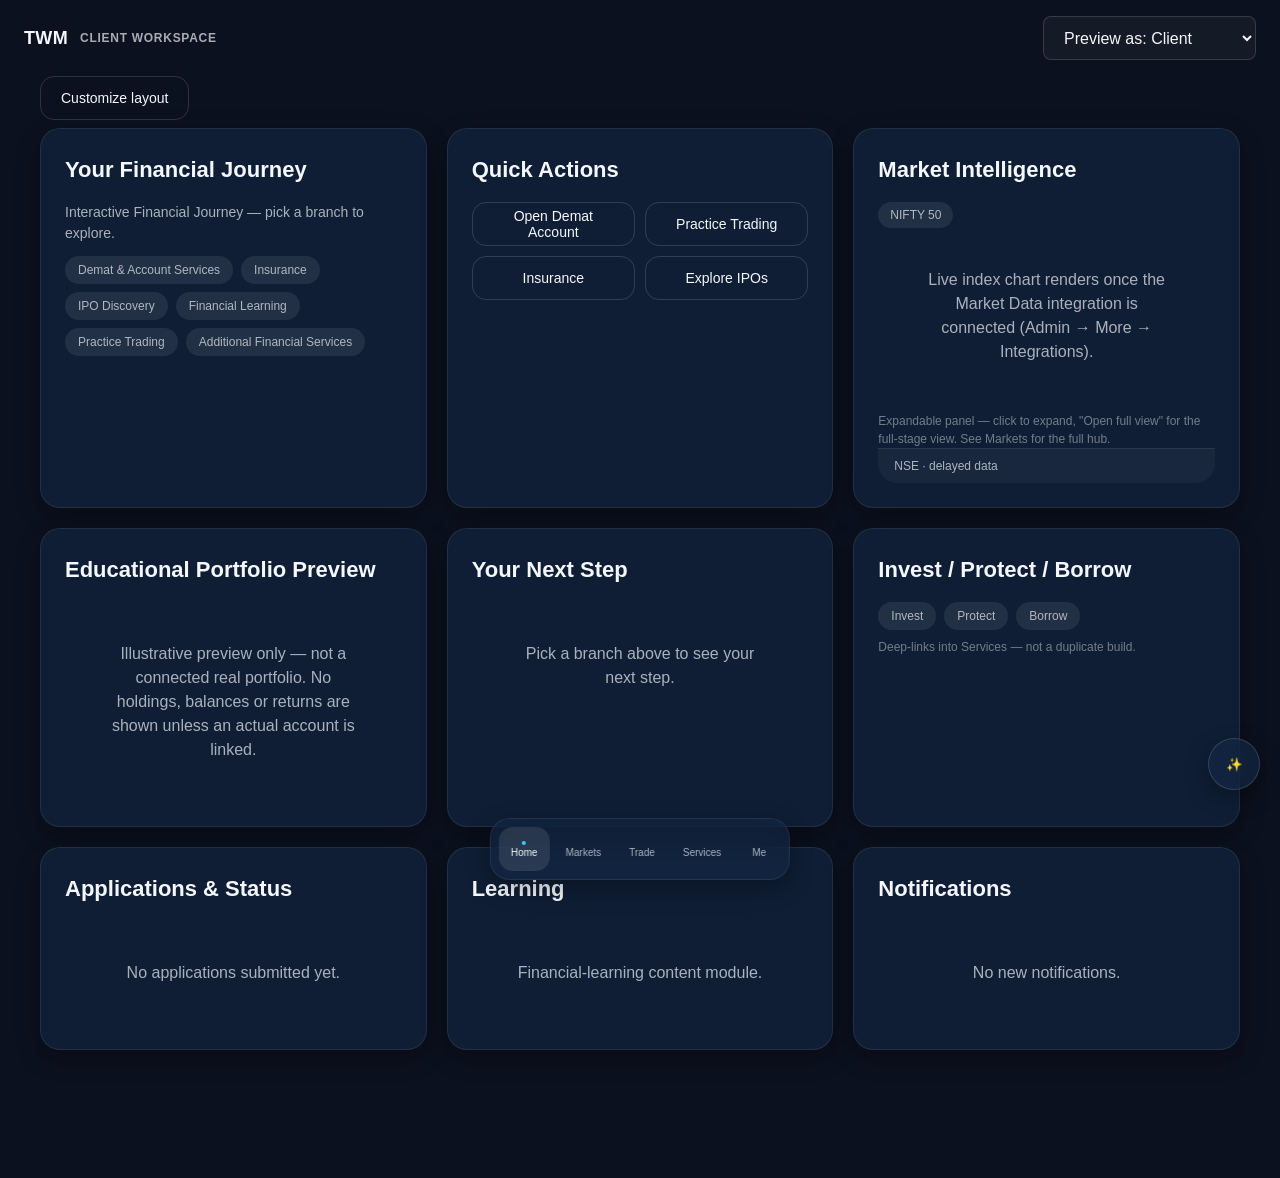
<file: index.html>
<!DOCTYPE html>
<html lang="en">
<head>
<meta charset="UTF-8">
<meta name="viewport" content="width=device-width, initial-scale=1.0">
<title>TWM V2 — Prototype</title>
<link rel="icon" href="data:image/svg+xml,%3Csvg xmlns='http://www.w3.org/2000/svg' viewBox='0 0 32 32'%3E%3Crect width='32' height='32' rx='6' fill='%230ea5e9'/%3E%3Ctext x='16' y='22' font-size='16' text-anchor='middle' fill='white' font-family='sans-serif'%3ET%3C/text%3E%3C/svg%3E">
<link rel="stylesheet" href="styles/tokens.css">
<link rel="stylesheet" href="styles/foundation.css">
<link rel="stylesheet" href="styles/layout.css">
</head>
<body>
  <div id="twm-app">
    <header id="twm-header" class="twm-header"></header>
    <nav id="twm-breadcrumbs" class="twm-breadcrumbs"></nav>
    <main id="twm-stage" class="twm-stage twm-stage__grid"></main>
  </div>

  <button id="twm-ai-fab" class="twm-ai-fab twm-glass" title="AI Companion / Copilot — floating entry point, not a dock destination">✨</button>
  <nav id="twm-dock" class="twm-dock"></nav>

  <script src="scripts/router.js"></script>
  <script src="scripts/chart.js"></script>
  <script src="scripts/stage.js"></script>
  <script src="scripts/dock.js"></script>
  <script src="scripts/content/client.js"></script>
  <script src="scripts/content/employee.js"></script>
  <script src="scripts/content/admin.js"></script>
  <script src="scripts/app.js"></script>
  <script>
    document.getElementById('twm-ai-fab').addEventListener('click', () => {
      alert('AI Companion / Copilot entry point.\n\nPrototype placeholder — capability details are an open decision (see 09_OPEN_QUESTIONS_AND_NON_HALLUCINATION_RULES.md). No AI capability is implemented here.');
    });
    // AI Companion FAB is only locked for Client (Home) and Employee — not part of Admin's locked structure.
    function updateFabVisibility() {
      const role = (location.hash.replace(/^#\/?/, '').split('/')[0]) || 'client';
      document.getElementById('twm-ai-fab').style.display = role === 'admin' ? 'none' : 'flex';
    }
    window.addEventListener('hashchange', updateFabVisibility);
    updateFabVisibility();
  </script>
</body>
</html>
</file>
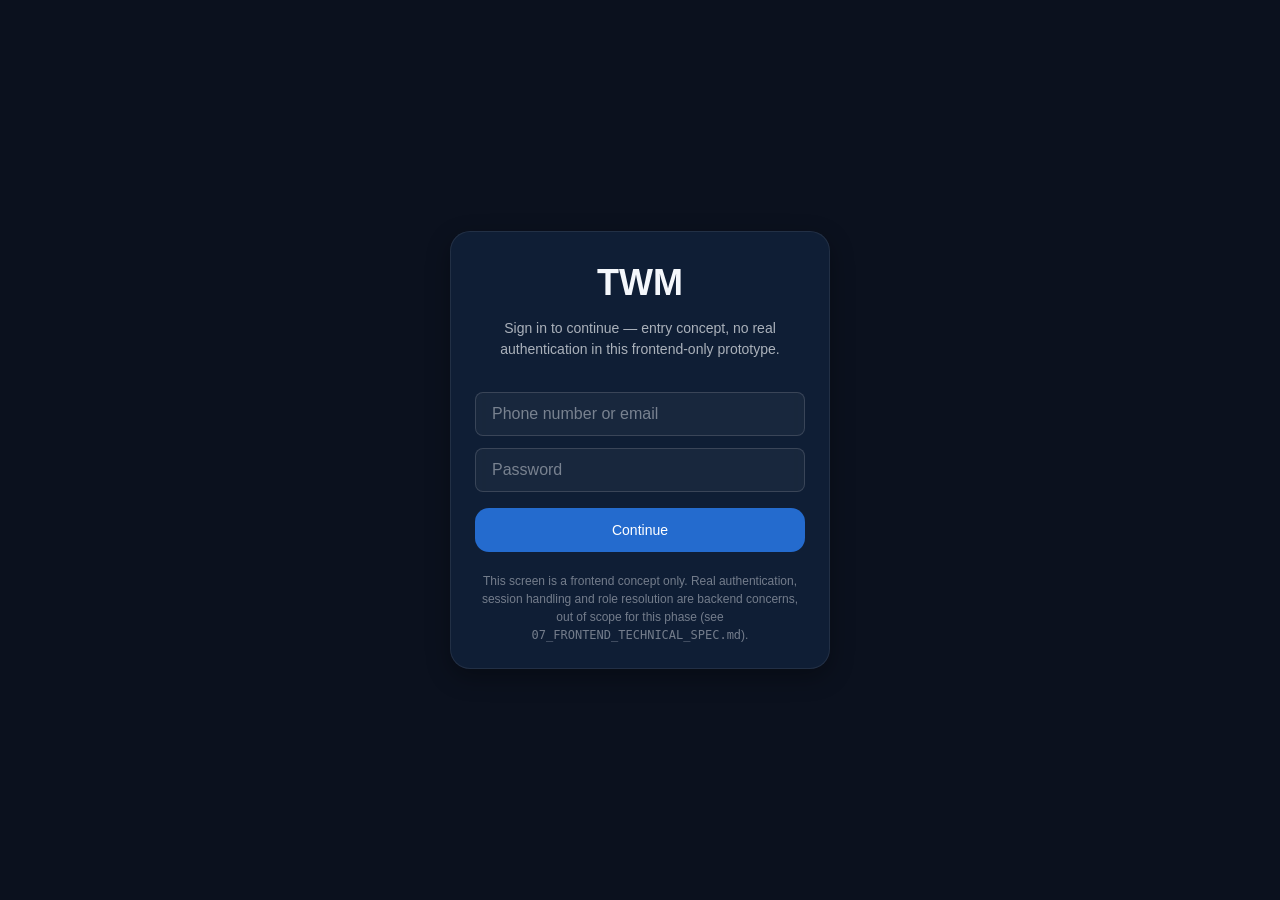
<file: login.html>
<!DOCTYPE html>
<html lang="en">
<head>
<meta charset="UTF-8">
<meta name="viewport" content="width=device-width, initial-scale=1.0">
<title>TWM V2 — Entry</title>
<link rel="stylesheet" href="styles/tokens.css">
<link rel="stylesheet" href="styles/foundation.css">
<style>
  body { min-height: 100vh; display: flex; align-items: center; justify-content: center; }
  .twm-login-card { width: min(380px, 90vw); text-align: center; }
  .twm-login-brand { font-size: var(--twm-fs-title-lg); font-weight: var(--twm-fw-bold); margin-bottom: var(--twm-space-2); }
  .twm-login-sub { color: var(--twm-text-secondary); font-size: var(--twm-fs-body-sm); margin-bottom: var(--twm-space-8); }
  .twm-login-form { display: flex; flex-direction: column; gap: var(--twm-space-3); margin-bottom: var(--twm-space-5); }
  .twm-login-note { font-size: var(--twm-fs-caption); color: var(--twm-text-muted); }
</style>
</head>
<body>
  <div class="twm-login-card twm-glass twm-panel">
    <div class="twm-login-brand">TWM</div>
    <div class="twm-login-sub">Sign in to continue — entry concept, no real authentication in this frontend-only prototype.</div>
    <form class="twm-login-form" onsubmit="event.preventDefault(); window.location.href='index.html#/client/home';">
      <input class="twm-input" type="text" placeholder="Phone number or email" required>
      <input class="twm-input" type="password" placeholder="Password" required>
      <button class="twm-btn twm-btn--primary" type="submit" style="margin-top:4px">Continue</button>
    </form>
    <div class="twm-login-note">
      This screen is a frontend concept only. Real authentication, session handling and role resolution are backend concerns, out of scope for this phase (see <code>07_FRONTEND_TECHNICAL_SPEC.md</code>).
    </div>
  </div>
</body>
</html>
</file>
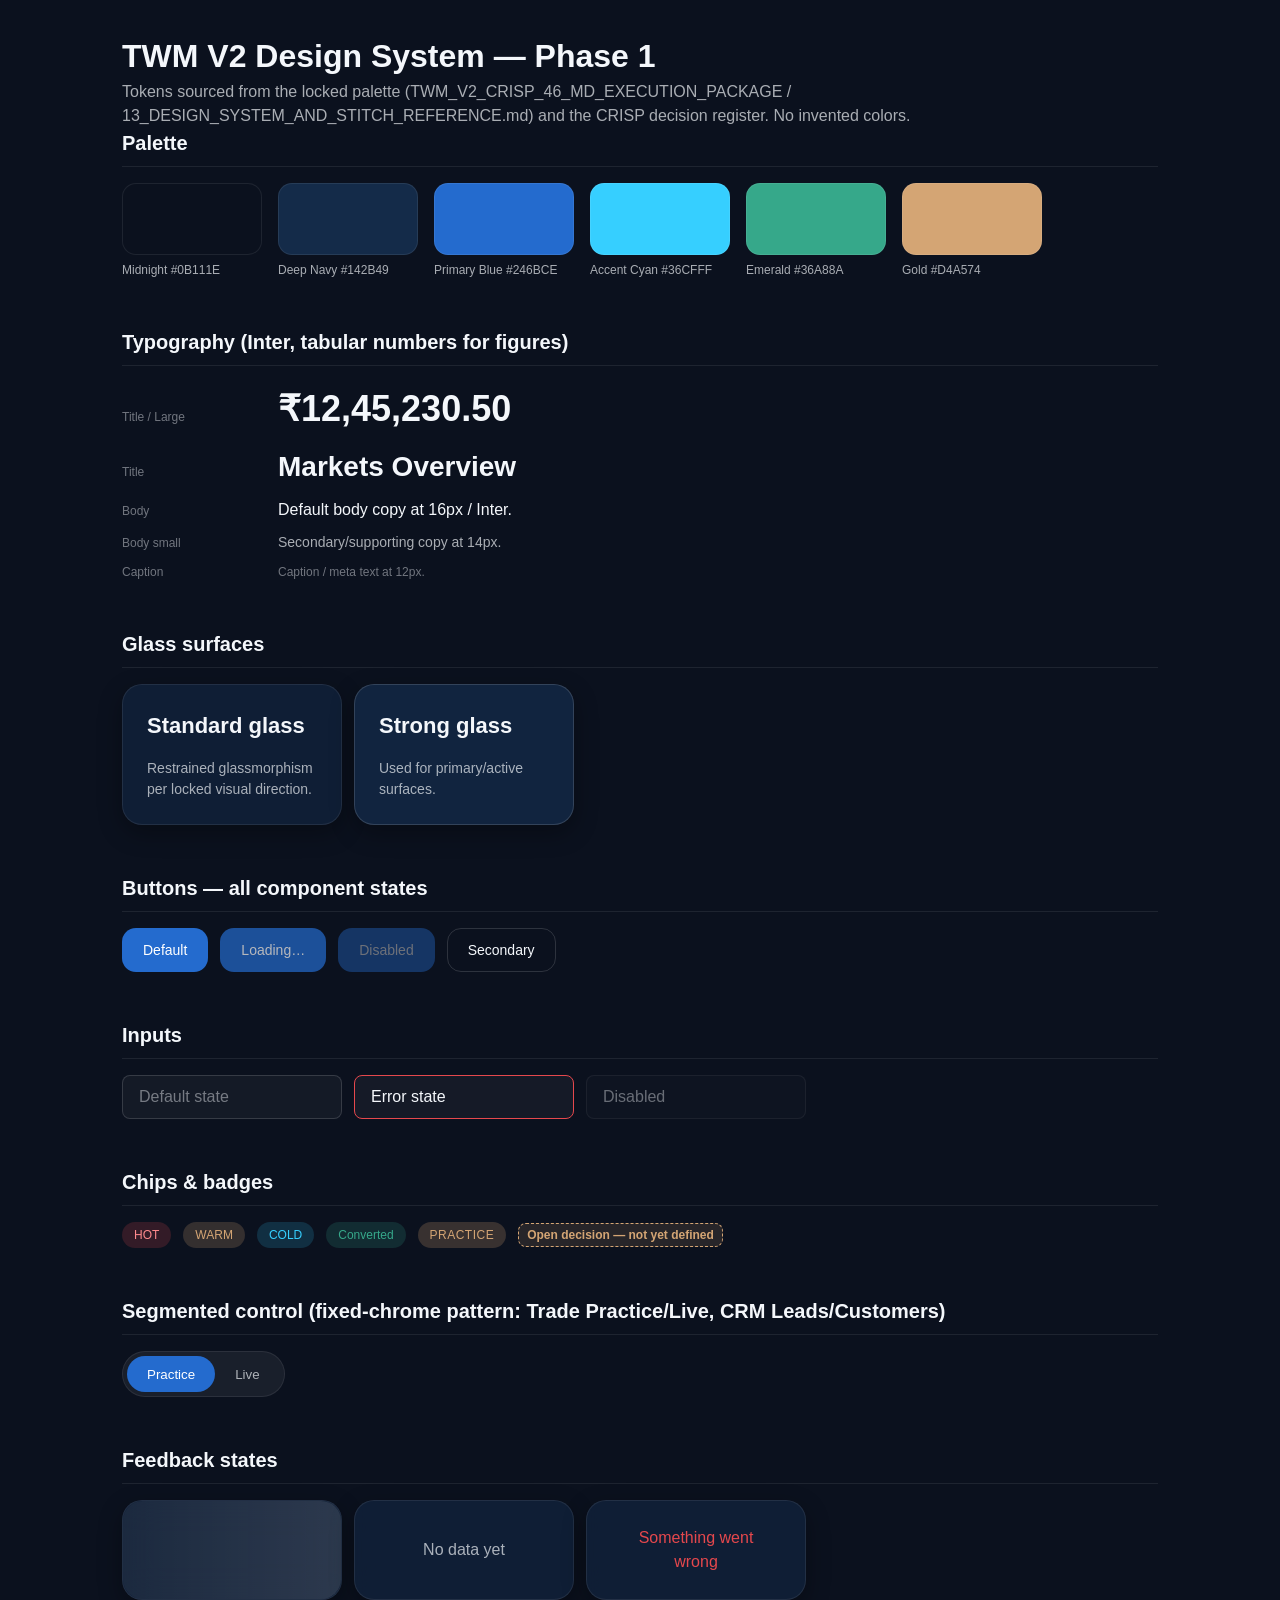
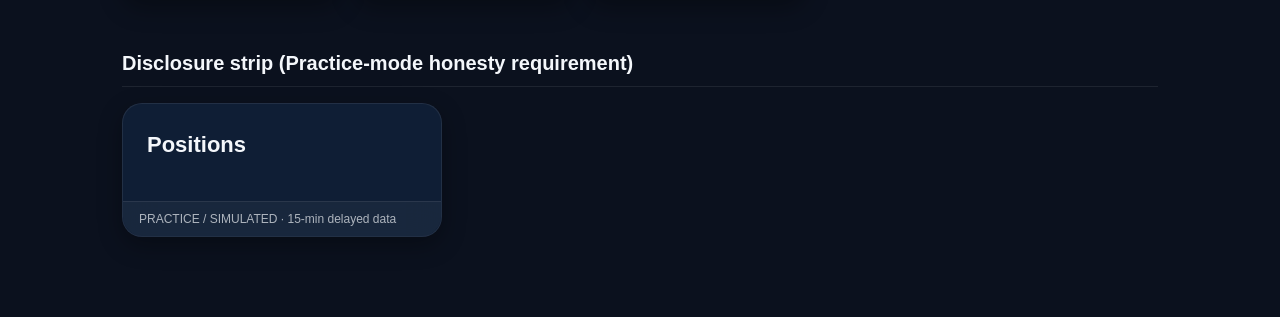
<file: style-guide.html>
<!DOCTYPE html>
<html lang="en">
<head>
<meta charset="UTF-8">
<meta name="viewport" content="width=device-width, initial-scale=1.0">
<title>TWM V2 — Design System Reference (Phase 1)</title>
<link rel="stylesheet" href="styles/tokens.css">
<link rel="stylesheet" href="styles/foundation.css">
<style>
  body { padding: 32px; max-width: 1100px; margin: 0 auto; }
  section { margin-bottom: 48px; }
  h2 { font-size: 20px; margin-bottom: 16px; border-bottom: 1px solid var(--twm-border-glass); padding-bottom: 8px; }
  .swatches { display: flex; gap: 16px; flex-wrap: wrap; }
  .swatch { width: 140px; }
  .swatch__color { height: 72px; border-radius: var(--twm-radius-md); border: 1px solid var(--twm-border-glass); }
  .swatch__label { font-size: 12px; margin-top: 6px; color: var(--twm-text-secondary); }
  .row { display: flex; gap: 12px; flex-wrap: wrap; align-items: center; margin-bottom: 12px; }
  .type-row { display: flex; align-items: baseline; gap: 16px; margin-bottom: 10px; }
  .type-row span.label { width: 140px; font-size: 12px; color: var(--twm-text-muted); }
</style>
</head>
<body>
  <h1>TWM V2 Design System — Phase 1</h1>
  <p style="color:var(--twm-text-secondary)">Tokens sourced from the locked palette (TWM_V2_CRISP_46_MD_EXECUTION_PACKAGE / 13_DESIGN_SYSTEM_AND_STITCH_REFERENCE.md) and the CRISP decision register. No invented colors.</p>

  <section>
    <h2>Palette</h2>
    <div class="swatches">
      <div class="swatch"><div class="swatch__color" style="background:var(--twm-midnight)"></div><div class="swatch__label">Midnight #0B111E</div></div>
      <div class="swatch"><div class="swatch__color" style="background:var(--twm-deep-navy)"></div><div class="swatch__label">Deep Navy #142B49</div></div>
      <div class="swatch"><div class="swatch__color" style="background:var(--twm-primary-blue)"></div><div class="swatch__label">Primary Blue #246BCE</div></div>
      <div class="swatch"><div class="swatch__color" style="background:var(--twm-accent-cyan)"></div><div class="swatch__label">Accent Cyan #36CFFF</div></div>
      <div class="swatch"><div class="swatch__color" style="background:var(--twm-emerald)"></div><div class="swatch__label">Emerald #36A88A</div></div>
      <div class="swatch"><div class="swatch__color" style="background:var(--twm-gold)"></div><div class="swatch__label">Gold #D4A574</div></div>
    </div>
  </section>

  <section>
    <h2>Typography (Inter, tabular numbers for figures)</h2>
    <div class="type-row"><span class="label">Title / Large</span><span style="font-size:var(--twm-fs-title-lg); font-weight:var(--twm-fw-bold)">₹12,45,230.50</span></div>
    <div class="type-row"><span class="label">Title</span><span style="font-size:var(--twm-fs-title); font-weight:var(--twm-fw-semibold)">Markets Overview</span></div>
    <div class="type-row"><span class="label">Body</span><span style="font-size:var(--twm-fs-body)">Default body copy at 16px / Inter.</span></div>
    <div class="type-row"><span class="label">Body small</span><span style="font-size:var(--twm-fs-body-sm); color:var(--twm-text-secondary)">Secondary/supporting copy at 14px.</span></div>
    <div class="type-row"><span class="label">Caption</span><span style="font-size:var(--twm-fs-caption); color:var(--twm-text-muted)">Caption / meta text at 12px.</span></div>
  </section>

  <section>
    <h2>Glass surfaces</h2>
    <div class="row">
      <div class="twm-glass twm-panel" style="width:220px"><div class="twm-panel__title">Standard glass</div><p style="color:var(--twm-text-secondary);font-size:14px">Restrained glassmorphism per locked visual direction.</p></div>
      <div class="twm-glass twm-glass-strong twm-panel" style="width:220px"><div class="twm-panel__title">Strong glass</div><p style="color:var(--twm-text-secondary);font-size:14px">Used for primary/active surfaces.</p></div>
    </div>
  </section>

  <section>
    <h2>Buttons — all component states</h2>
    <div class="row">
      <button class="twm-btn twm-btn--primary">Default</button>
      <button class="twm-btn twm-btn--primary twm-btn--loading">Loading…</button>
      <button class="twm-btn twm-btn--primary" disabled>Disabled</button>
      <button class="twm-btn twm-btn--secondary">Secondary</button>
    </div>
  </section>

  <section>
    <h2>Inputs</h2>
    <div class="row">
      <input class="twm-input" style="width:220px" placeholder="Default state">
      <input class="twm-input twm-input--error" style="width:220px" value="Error state">
      <input class="twm-input" style="width:220px" value="Disabled" disabled>
    </div>
  </section>

  <section>
    <h2>Chips &amp; badges</h2>
    <div class="row">
      <span class="twm-chip twm-chip--hot">HOT</span>
      <span class="twm-chip twm-chip--warm">WARM</span>
      <span class="twm-chip twm-chip--cold">COLD</span>
      <span class="twm-chip twm-chip--success">Converted</span>
      <span class="twm-chip twm-chip--practice">Practice</span>
      <span class="twm-badge twm-badge--pending-decision">Open decision — not yet defined</span>
    </div>
  </section>

  <section>
    <h2>Segmented control (fixed-chrome pattern: Trade Practice/Live, CRM Leads/Customers)</h2>
    <div class="twm-segmented" role="tablist">
      <button class="twm-segmented__item" role="tab" aria-selected="true">Practice</button>
      <button class="twm-segmented__item" role="tab" aria-selected="false">Live</button>
    </div>
  </section>

  <section>
    <h2>Feedback states</h2>
    <div class="row">
      <div class="twm-glass" style="width:220px;height:100px"><div class="twm-skeleton" style="width:100%;height:100%;border-radius:var(--twm-radius-lg)"></div></div>
      <div class="twm-glass twm-state-empty" style="width:220px;height:100px">No data yet</div>
      <div class="twm-glass twm-state-error" style="width:220px;height:100px">Something went wrong</div>
    </div>
  </section>

  <section>
    <h2>Disclosure strip (Practice-mode honesty requirement)</h2>
    <div class="twm-glass" style="width:320px">
      <div class="twm-panel"><div class="twm-panel__title">Positions</div></div>
      <div class="twm-disclosure-strip">PRACTICE / SIMULATED &middot; 15-min delayed data</div>
    </div>
  </section>
</body>
</html>
</file>
<file: styles/tokens.css>
/*
  TWM V2 — Design Tokens (Phase 1)
  Palette source: TWM_V2_CRISP_46_MD_EXECUTION_PACKAGE / 13_DESIGN_SYSTEM_AND_STITCH_REFERENCE.md
  Locked: Midnight #0B111E, Deep Navy #142B49, Primary Blue #246BCE,
          Accent #36CFFF, Emerald #36A88A, Gold #D4A574, Inter typeface, tabular numbers.
  Breakpoints source: 01_DECISION_REGISTER.md section H (confirmed 2026-11-11).
*/

:root {
  /* Locked palette */
  --twm-midnight: #0B111E;
  --twm-deep-navy: #142B49;
  --twm-primary-blue: #246BCE;
  --twm-accent-cyan: #36CFFF;
  --twm-emerald: #36A88A;
  --twm-gold: #D4A574;

  /* Semantic surface colors derived from locked palette (implementation detail, not a new palette) */
  --twm-bg-base: var(--twm-midnight);
  --twm-bg-elevated: var(--twm-deep-navy);
  --twm-surface-glass: rgba(20, 43, 73, 0.55);
  --twm-surface-glass-strong: rgba(20, 43, 73, 0.78);
  --twm-border-glass: rgba(255, 255, 255, 0.08);
  --twm-border-glass-strong: rgba(255, 255, 255, 0.14);

  --twm-text-primary: #F4F7FB;
  --twm-text-secondary: rgba(244, 247, 251, 0.68);
  --twm-text-muted: rgba(244, 247, 251, 0.44);

  --twm-accent-primary: var(--twm-primary-blue);
  --twm-accent-secondary: var(--twm-accent-cyan);
  --twm-success: var(--twm-emerald);
  --twm-warning: var(--twm-gold);
  --twm-danger: #E5484D;

  /* Role accent tints — same base palette, a differentiating accent per role so screens don't look identical (see role-differentiation principle, frontendquestions.md:1178) */
  --twm-role-client-accent: var(--twm-accent-cyan);
  --twm-role-employee-accent: var(--twm-emerald);
  --twm-role-admin-accent: var(--twm-gold);

  /* Typography — Inter, locked. Tabular numbers for all financial/metric figures. */
  --twm-font-sans: 'Inter', -apple-system, BlinkMacSystemFont, 'Segoe UI', sans-serif;
  --twm-font-feature-numeric: 'tnum' 1;

  --twm-fs-caption: 0.75rem;
  --twm-fs-body-sm: 0.875rem;
  --twm-fs-body: 1rem;
  --twm-fs-body-lg: 1.125rem;
  --twm-fs-title-sm: 1.375rem;
  --twm-fs-title: 1.75rem;
  --twm-fs-title-lg: 2.25rem;
  --twm-lh-tight: 1.2;
  --twm-lh-normal: 1.5;
  --twm-fw-regular: 400;
  --twm-fw-medium: 500;
  --twm-fw-semibold: 600;
  --twm-fw-bold: 700;

  /* Spacing scale (4px base unit) */
  --twm-space-1: 4px;
  --twm-space-2: 8px;
  --twm-space-3: 12px;
  --twm-space-4: 16px;
  --twm-space-5: 20px;
  --twm-space-6: 24px;
  --twm-space-8: 32px;
  --twm-space-10: 40px;
  --twm-space-12: 48px;
  --twm-space-16: 64px;

  /* Radius */
  --twm-radius-sm: 8px;
  --twm-radius-md: 14px;
  --twm-radius-lg: 20px;
  --twm-radius-pill: 999px;

  /* Elevation (glass, restrained per locked direction) */
  --twm-shadow-sm: 0 2px 8px rgba(0, 0, 0, 0.24);
  --twm-shadow-md: 0 8px 24px rgba(0, 0, 0, 0.32);
  --twm-shadow-lg: 0 16px 48px rgba(0, 0, 0, 0.4);
  --twm-blur-glass: blur(18px);

  /* Motion */
  --twm-motion-fast: 120ms;
  --twm-motion-base: 220ms;
  --twm-motion-slow: 360ms;
  --twm-ease-standard: cubic-bezier(0.4, 0, 0.2, 1);

  /* Adaptive Hybrid Stage — Focus-mode dim, locked identically across every screen in 04/05/06 */
  --twm-stage-focus-dim-opacity: 0.2;

  /* Touch targets — sourced, frontendquestions.md:360 */
  --twm-touch-target-min: 44px;

  /* Breakpoints — confirmed 2026-11-11, 01_DECISION_REGISTER.md section H */
  --twm-bp-tablet: 768px;
  --twm-bp-desktop: 1024px;
}

@media (prefers-reduced-motion: reduce) {
  :root {
    --twm-motion-fast: 0ms;
    --twm-motion-base: 0ms;
    --twm-motion-slow: 0ms;
  }
}
</file>
<file: styles/layout.css>
/*
  TWM V2 — Layout, Dock, Adaptive Hybrid Stage (Phase 1/2)
  Breakpoints: phone <768px, tablet 768-1023px, desktop >=1024px
  (01_DECISION_REGISTER.md section H, confirmed 2026-11-11).
  No permanent sidebar anywhere — 01_DECISION_REGISTER.md section A.
*/

#twm-app {
  position: relative;
  min-height: 100vh;
  overflow: hidden;
  padding-bottom: calc(96px + env(safe-area-inset-bottom));
}

/* ---------- Identity / context header ---------- */
.twm-header {
  display: flex;
  align-items: center;
  justify-content: space-between;
  gap: var(--twm-space-4);
  padding: var(--twm-space-4) var(--twm-space-6);
  padding-top: calc(var(--twm-space-4) + env(safe-area-inset-top));
}
.twm-header__brand {
  display: flex;
  align-items: center;
  gap: var(--twm-space-3);
  font-weight: var(--twm-fw-bold);
  font-size: var(--twm-fs-body-lg);
  letter-spacing: 0.02em;
}
.twm-header__role-chip {
  font-size: var(--twm-fs-caption);
  color: var(--twm-text-secondary);
  text-transform: uppercase;
  letter-spacing: 0.06em;
}
.twm-header__actions { display: flex; align-items: center; gap: var(--twm-space-3); }

/* Admin-only breadcrumb strip — supplementary layer, not a nav mechanism replacement */
.twm-breadcrumbs {
  display: flex;
  gap: var(--twm-space-2);
  padding: 0 var(--twm-space-6);
  font-size: var(--twm-fs-caption);
  color: var(--twm-text-muted);
}
.twm-breadcrumbs span:last-child { color: var(--twm-text-secondary); }

/* ---------- Adaptive Hybrid Stage ---------- */
.twm-stage {
  position: relative;
  padding: 0 var(--twm-space-6) var(--twm-space-6);
}
.twm-stage__grid {
  display: grid;
  grid-template-columns: repeat(auto-fit, minmax(280px, 1fr));
  gap: var(--twm-space-5);
  transition: opacity var(--twm-motion-base) var(--twm-ease-standard);
}
/* Focus mode: non-selected panels dim to the locked 20% opacity token */
.twm-stage--focus .twm-stage__panel:not(.twm-stage__panel--focused) {
  opacity: var(--twm-stage-focus-dim-opacity);
  pointer-events: none;
}
.twm-stage__panel--focused {
  grid-column: 1 / -1;
}
.twm-panel__expand-btn { margin-bottom: var(--twm-space-3); }
/* Immersive mode: single panel takes the full stage, dock minimizes (handled in dock.js) */
.twm-stage--immersive .twm-stage__grid {
  grid-template-columns: 1fr;
}
.twm-stage--immersive .twm-stage__panel:not(.twm-stage__panel--immersive) {
  display: none;
}

.twm-stage__panel {
  min-height: 120px;
}

/* ---------- Floating Command Dock ---------- */
.twm-dock {
  position: fixed;
  left: 50%;
  bottom: calc(var(--twm-space-5) + env(safe-area-inset-bottom));
  transform: translateX(-50%);
  display: flex;
  align-items: center;
  gap: var(--twm-space-1);
  padding: var(--twm-space-2);
  z-index: 40;
  max-width: calc(100vw - var(--twm-space-4));
  overflow-x: auto;
  scrollbar-width: none;
  transition: transform var(--twm-motion-slow) var(--twm-ease-standard),
              opacity var(--twm-motion-slow) var(--twm-ease-standard);
}
.twm-dock::-webkit-scrollbar { display: none; }
.twm-dock__item { flex: 0 0 auto; }
/* Dock minimizes during Immersive mode — never fully removed, per locked rule */
.twm-dock--minimized {
  transform: translateX(-50%) translateY(72px) scale(0.92);
  opacity: 0.35;
}
.twm-dock__item {
  display: flex;
  flex-direction: column;
  align-items: center;
  justify-content: center;
  gap: 2px;
  min-width: var(--twm-touch-target-min);
  min-height: var(--twm-touch-target-min);
  padding: var(--twm-space-2) var(--twm-space-3);
  border-radius: var(--twm-radius-md);
  border: none;
  background: transparent;
  color: var(--twm-text-secondary);
  font-size: 10px;
  font-weight: var(--twm-fw-medium);
  cursor: pointer;
}
.twm-dock__item[aria-current="true"] {
  background: rgba(255,255,255,0.1);
  color: var(--twm-text-primary);
}
.twm-dock__item[aria-current="true"] .twm-dock__dot { opacity: 1; }
.twm-dock__dot {
  width: 4px; height: 4px; border-radius: 50%;
  background: var(--twm-role-accent, var(--twm-accent-cyan));
  opacity: 0;
}

/* ---------- AI Companion / Copilot floating entry point (not a dock destination) ---------- */
.twm-ai-fab {
  position: fixed;
  right: var(--twm-space-5);
  bottom: calc(110px + env(safe-area-inset-bottom));
  width: 52px; height: 52px;
  border-radius: 50%;
  border: 1px solid var(--twm-border-glass-strong);
  display: flex; align-items: center; justify-content: center;
  z-index: 41;
  cursor: pointer;
}

/* ---------- Command palette (Admin-only supplementary layer) ---------- */
.twm-cmdk-backdrop {
  position: fixed; inset: 0;
  background: rgba(5,8,14,0.6);
  z-index: 60;
  display: flex;
  align-items: flex-start;
  justify-content: center;
  padding-top: 12vh;
}
.twm-cmdk {
  width: min(560px, 90vw);
  max-height: 60vh;
  overflow-y: auto;
}

/* ---------- Responsive tiers ---------- */
/* Phone (<768px): landscape-first, portrait adaptive via orientation query (not a width breakpoint) */
@media (max-width: 767px) {
  .twm-stage__grid { grid-template-columns: 1fr; }
  .twm-header { padding: var(--twm-space-3) var(--twm-space-4); }
  /* Admin's 6-item dock needs tighter chrome than Client/Employee's 5-item docks
     to fit a 375px viewport without clipping (P6-12) — shrink first, scroll-fallback
     from the base .twm-dock rule handles anything narrower still. */
  .twm-dock__item {
    padding: var(--twm-space-1) var(--twm-space-2);
    font-size: 9px;
    min-width: 0;
  }
  .twm-dock__item span:last-child {
    max-width: 52px;
    overflow: hidden;
    text-overflow: ellipsis;
    white-space: nowrap;
  }
}
@media (max-width: 767px) and (orientation: landscape) {
  .twm-stage__grid { grid-template-columns: repeat(auto-fit, minmax(240px, 1fr)); }
}

/* Tablet 768-1023px: multi-zone workspace */
@media (min-width: 768px) and (max-width: 1023px) {
  .twm-stage__grid { grid-template-columns: repeat(2, 1fr); }
}

/* Desktop >=1024px: broader stage + contextual panels */
@media (min-width: 1024px) {
  .twm-stage__grid { grid-template-columns: repeat(3, 1fr); }
  .twm-stage { padding: 0 var(--twm-space-10) var(--twm-space-8); max-width: 1440px; margin: 0 auto; }
}

/* ---------- Customizable layout — "Fully Customizable (Option C)" ---------- */
.twm-stage__customize-bar {
  grid-column: 1 / -1;
  display: flex;
  align-items: center;
  gap: var(--twm-space-3);
  margin-bottom: calc(var(--twm-space-5) * -1 + var(--twm-space-2));
}
.twm-stage__panel--customizing {
  cursor: grab;
  outline: 1px dashed var(--twm-border-glass-strong);
}
.twm-stage__panel--customizing:active { cursor: grabbing; }
.twm-panel__customize-toolbar {
  display: flex;
  align-items: center;
  gap: var(--twm-space-2);
  margin-bottom: var(--twm-space-3);
}
.twm-drag-handle {
  cursor: grab;
  color: var(--twm-text-muted);
  padding: 0 var(--twm-space-2);
}
.twm-panel__resize-btn, .twm-panel__hide-btn {
  min-height: 28px;
  padding: 0 var(--twm-space-3);
  font-size: var(--twm-fs-caption);
}

/* Kanban-style stage-column views (CRM Leads, Applications, Applications Review, Compliance):
   these are the screens flagged in 01_DECISION_REGISTER.md section H as genuinely restructuring
   across tiers, not just reflowing. */
.twm-kanban {
  display: flex;
  gap: var(--twm-space-4);
  overflow-x: auto;
  padding-bottom: var(--twm-space-2);
}
.twm-kanban__column {
  flex: 0 0 260px;
  display: flex;
  flex-direction: column;
  gap: var(--twm-space-3);
}
@media (min-width: 768px) {
  .twm-kanban { overflow-x: visible; }
  .twm-kanban__column { flex: 1 1 0; }
}
</file>
